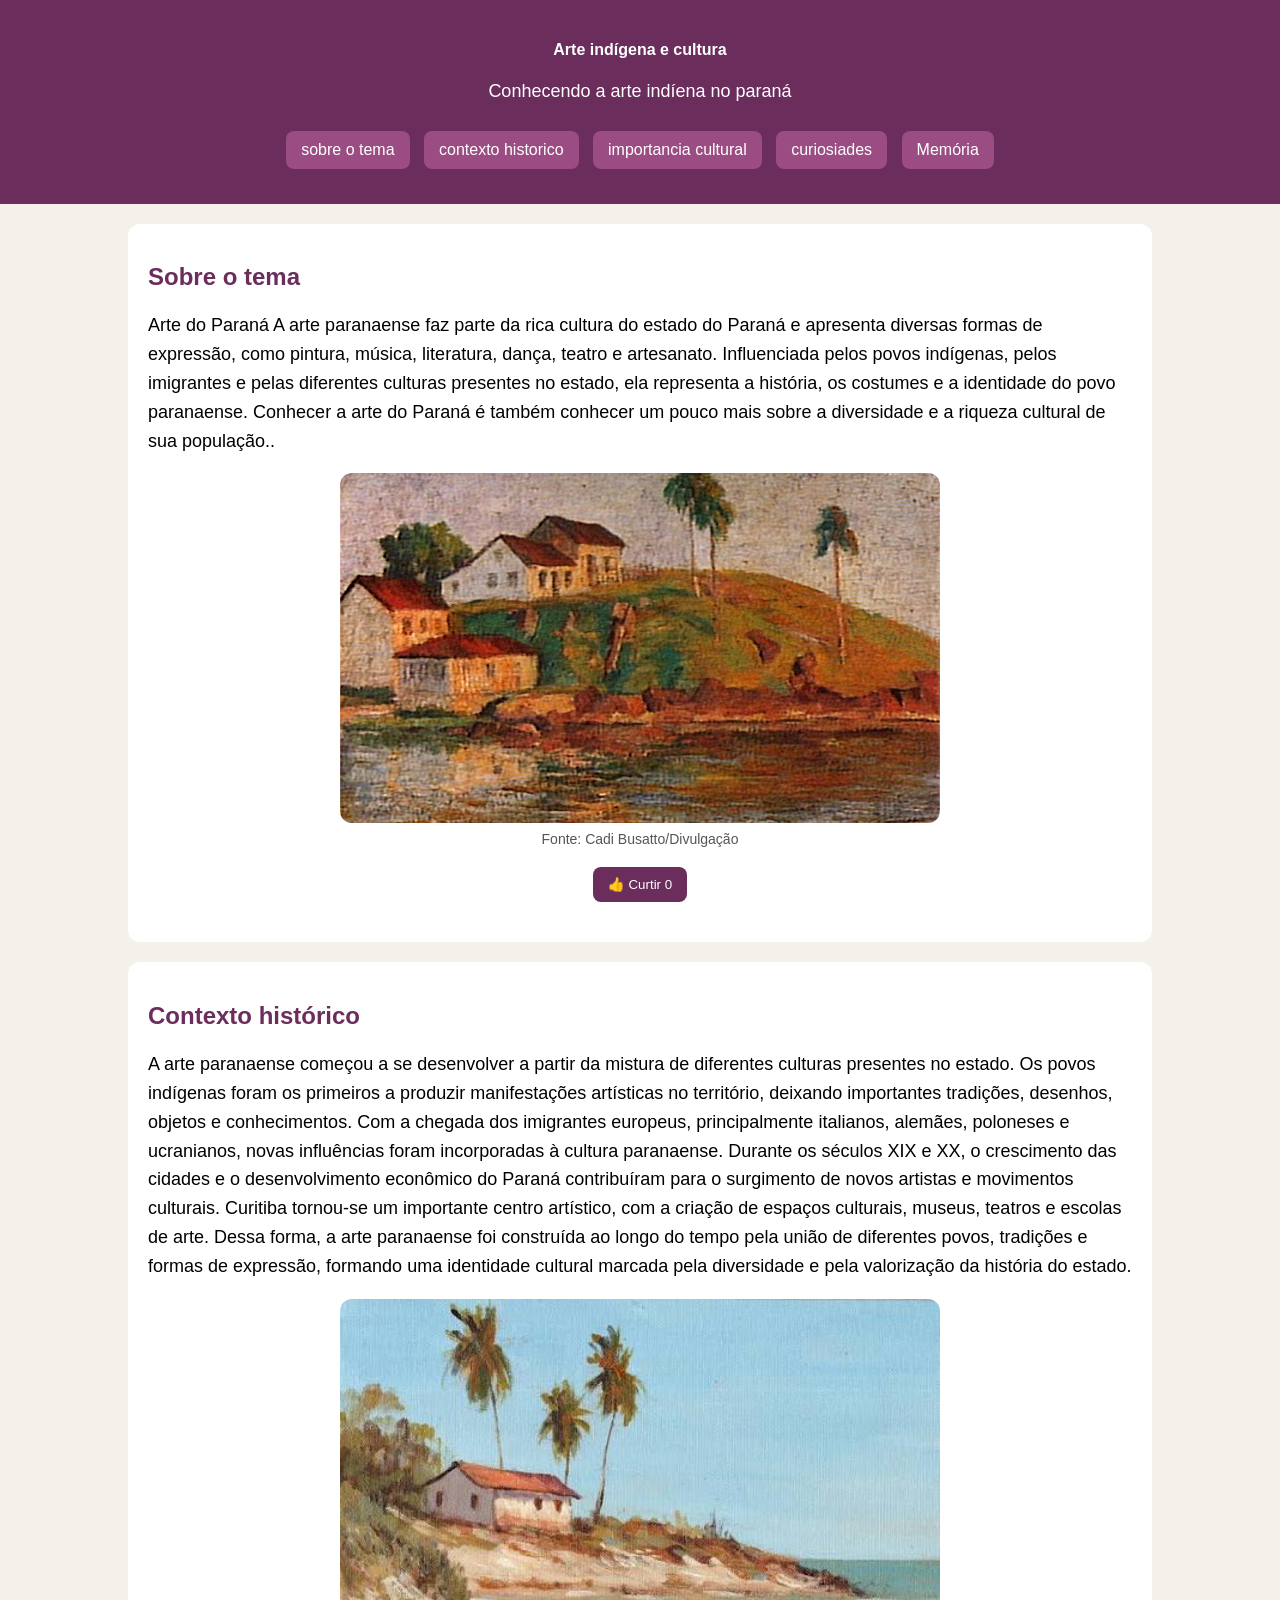
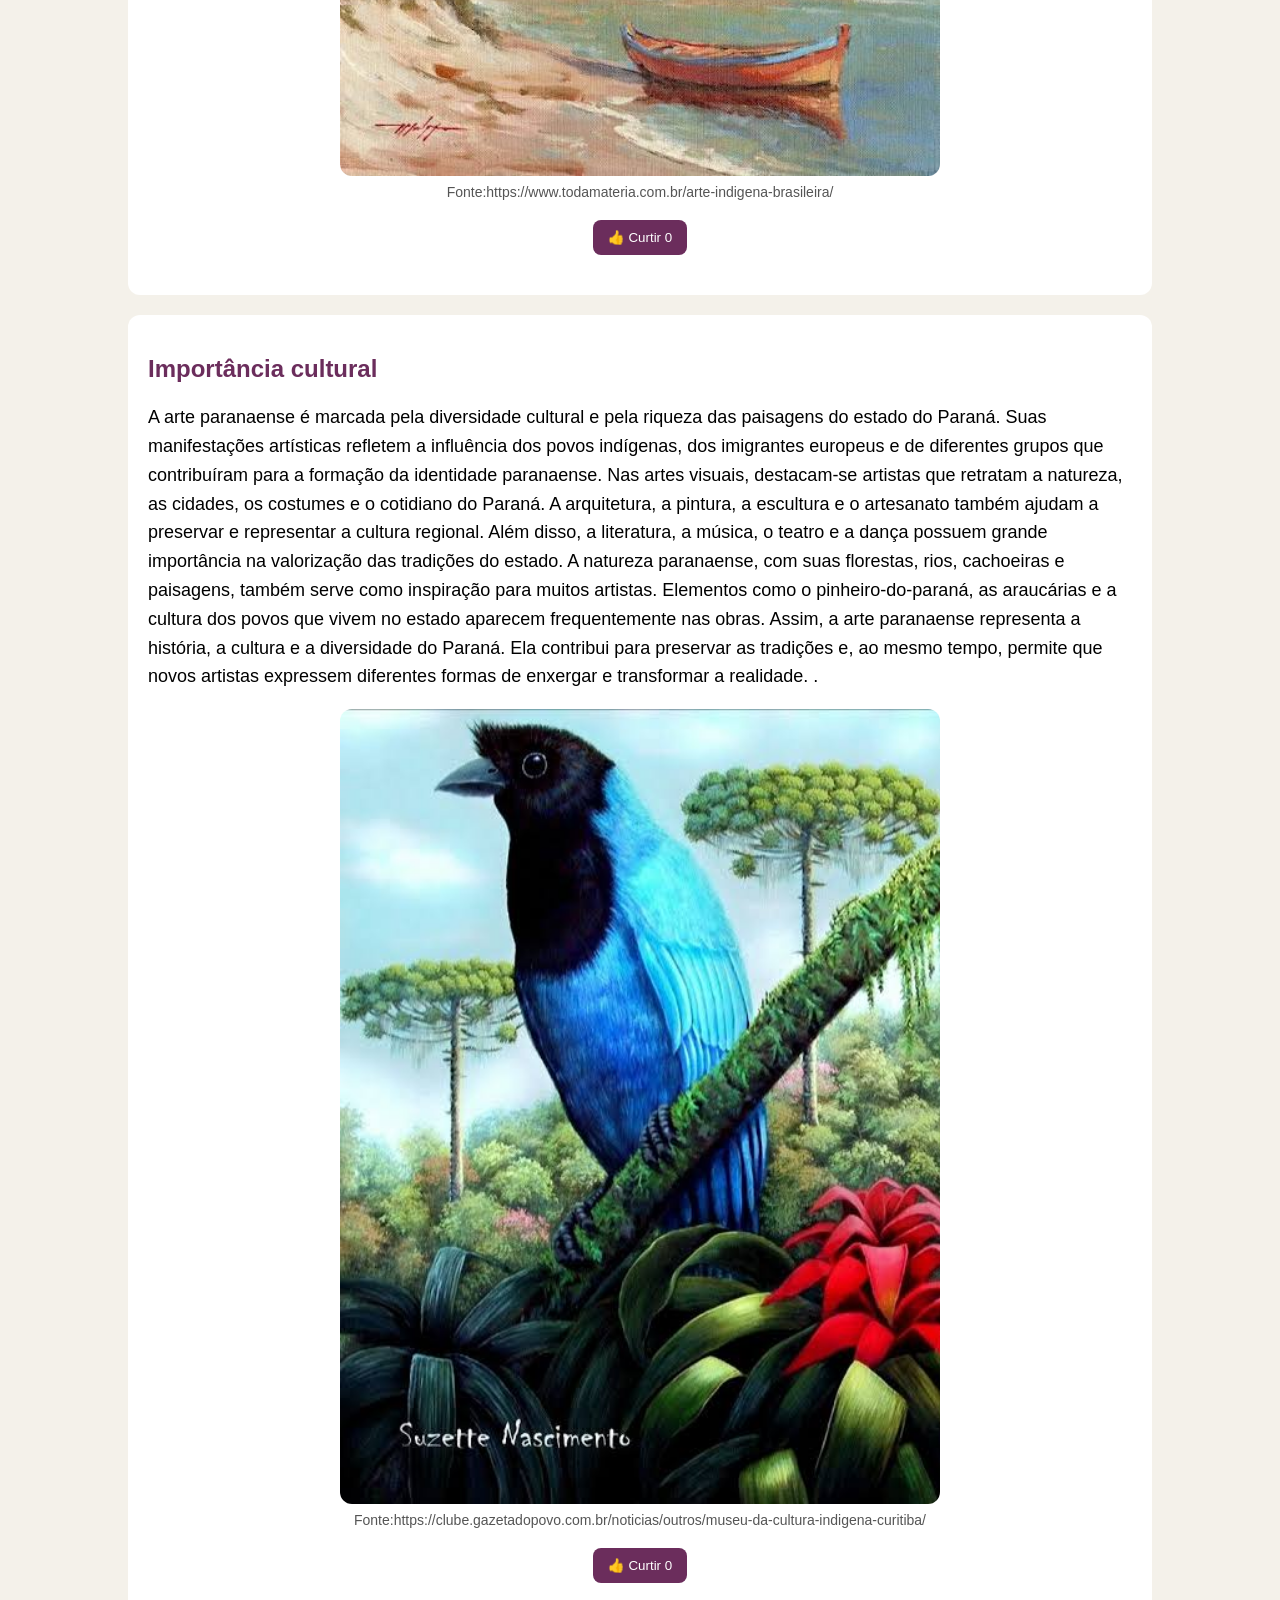
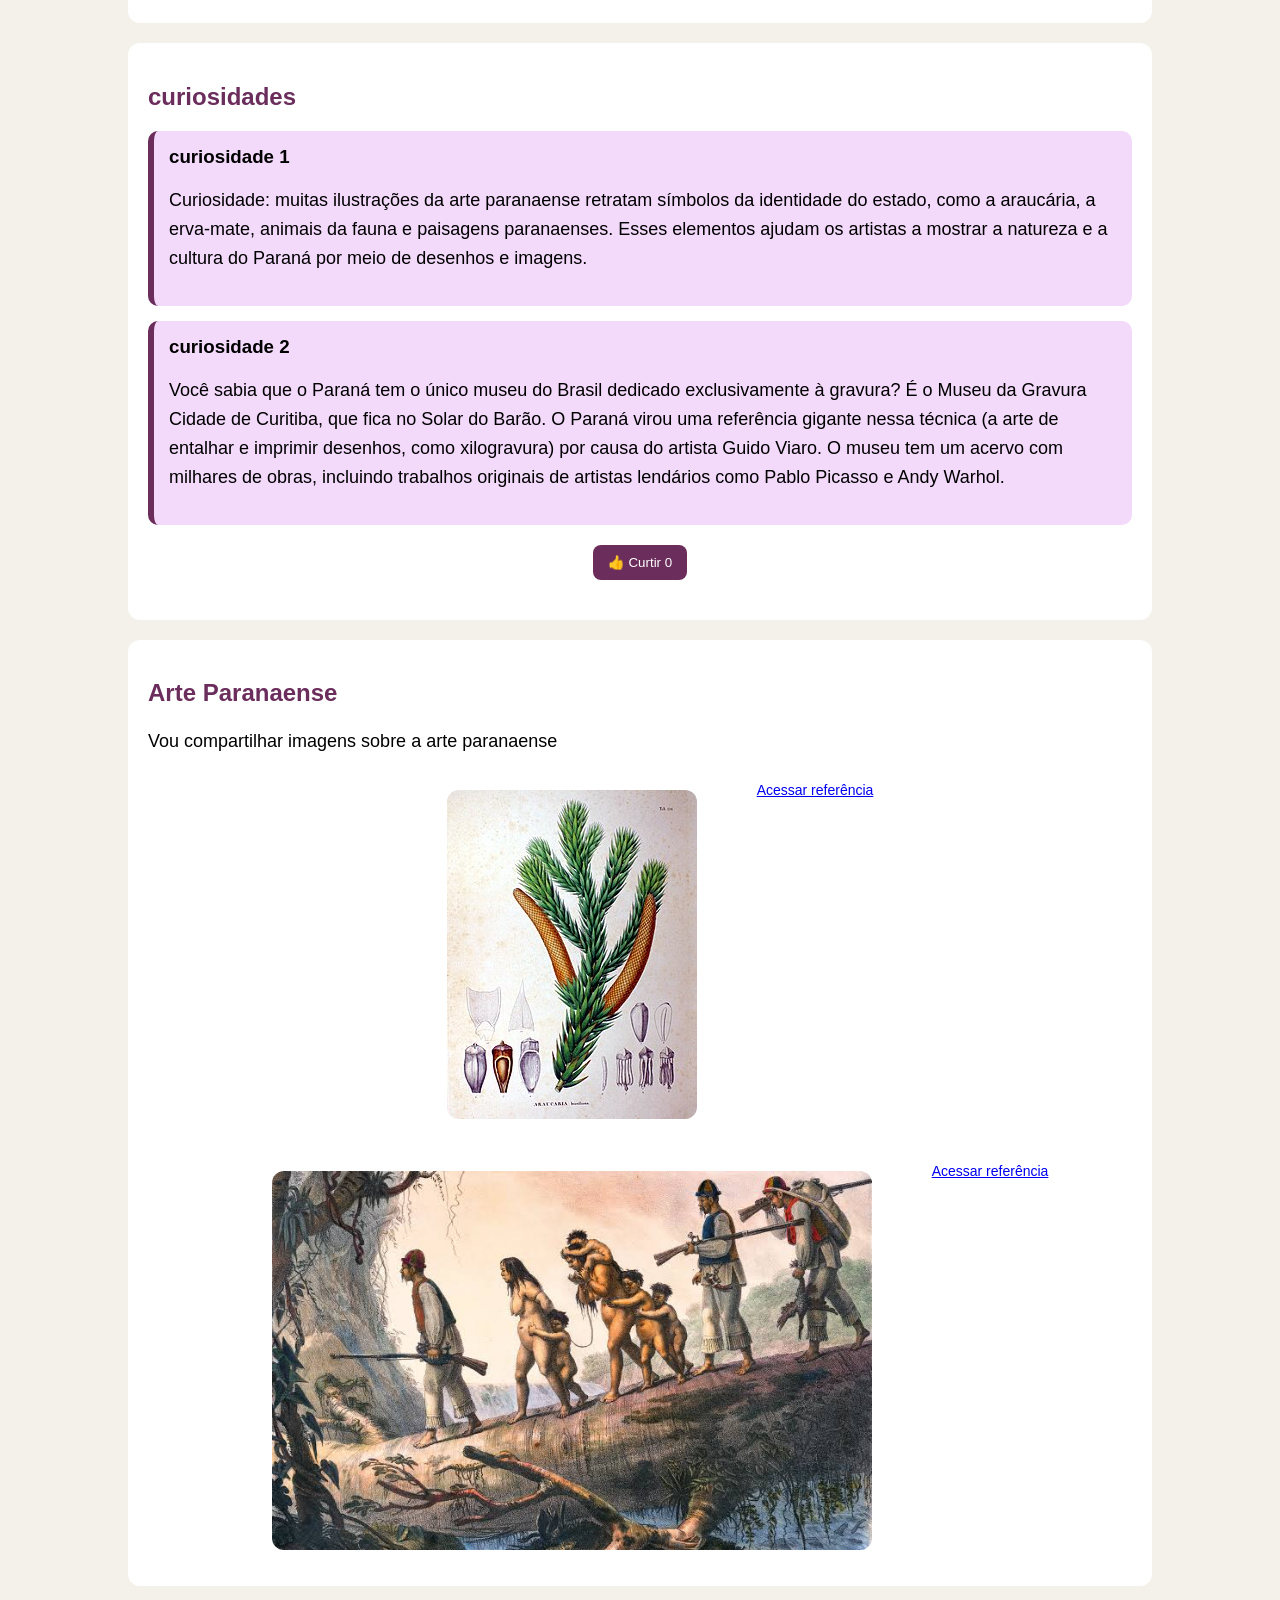
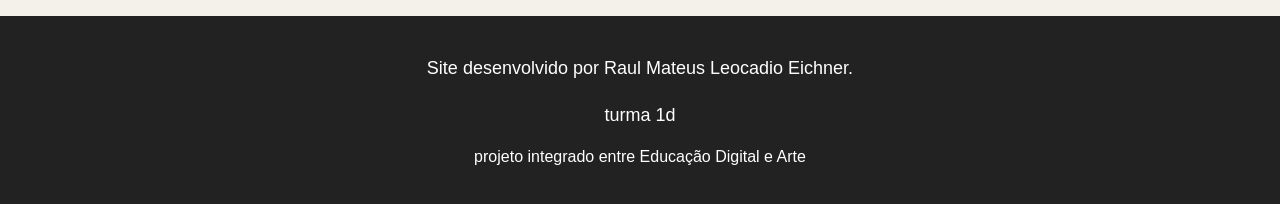
<file: index.html>
<!DOCTYPE html>
<html lang="pt-BR">

<head>
    <meta charset="UTF-8">
    <meta name="viewport" content="width=device-width, initial-scale=1.0">
    <title>Arte e Ed. Digital</title>
    <link rel="stylesheet" href="style.css">
    <script src="script.js" defer></script>
</head>

<body>

    <header>
        <h1>Arte indígena e cultura</h1>
        <p>Conhecendo a arte indíena no paraná </p>
        <nav>
            <a href="#sobre o tema">sobre o tema</a>
            <a href="#contexto historico">contexto historico</a>
            <a href="#importancia cultural">importancia cultural</a>
            <a href="#curiosidades">curiosiades</a>
            <a href="#memoria">Memória</a>
        </nav>
    </header>

    <main>
        <section id="sobre o tema">
            <h2>Sobre o tema</h2>
            <p> Arte do Paraná

                A arte paranaense faz parte da rica cultura do estado do Paraná e apresenta diversas formas de
                expressão, como pintura, música, literatura, dança, teatro e artesanato. Influenciada pelos povos
                indígenas, pelos imigrantes e pelas diferentes culturas presentes no estado, ela representa a história,
                os costumes e a identidade do povo paranaense. Conhecer a arte do Paraná é também conhecer um pouco mais
                sobre a diversidade e a riqueza cultural de sua população..</p>

            <figure>
                <img src="imagem1.png" alt="Essa imagem mostra uma gralha azul pntada a mão">
                <figcaption>
                    Fonte: Cadi Busatto/Divulgação
                </figcaption>

            </figure>
            <button class="curtir">
                👍 Curtir <span>0</span>
            </button>
        </section>

        <section id="contexto historico">
            <h2>Contexto histórico</h2>
            <p>

                A arte paranaense começou a se desenvolver a partir da mistura de diferentes culturas presentes no
                estado. Os povos indígenas foram os primeiros a produzir manifestações artísticas no território,
                deixando importantes tradições, desenhos, objetos e conhecimentos. Com a chegada dos imigrantes
                europeus, principalmente italianos, alemães, poloneses e ucranianos, novas influências foram
                incorporadas à cultura paranaense.

                Durante os séculos XIX e XX, o crescimento das cidades e o desenvolvimento econômico do Paraná
                contribuíram para o surgimento de novos artistas e movimentos culturais. Curitiba tornou-se um
                importante centro artístico, com a criação de espaços culturais, museus, teatros e escolas de arte.

                Dessa forma, a arte paranaense foi construída ao longo do tempo pela união de diferentes povos,
                tradições e formas de expressão, formando uma identidade cultural marcada pela diversidade e pela
                valorização da história do estado.</p>
            <figure>
                <img src="imagem2.jpeg" alt="Esaa imagem mostra uma araucaria">
                <figcaption>
                    Fonte:https://www.todamateria.com.br/arte-indigena-brasileira/
                </figcaption>
            </figure>
            <button class="curtir">
                👍 Curtir <span>0</span>
            </button>
        </section>

        <section id="importancia cultural">
            <h2>Importância cultural</h2>
            <p>

                A arte paranaense é marcada pela diversidade cultural e pela riqueza das paisagens do estado do
                Paraná. Suas manifestações artísticas refletem a influência dos povos indígenas, dos imigrantes
                europeus e de diferentes grupos que contribuíram para a formação da identidade paranaense.

                Nas artes visuais, destacam-se artistas que retratam a natureza, as cidades, os costumes e o
                cotidiano do Paraná. A arquitetura, a pintura, a escultura e o artesanato também ajudam a preservar
                e representar a cultura regional. Além disso, a literatura, a música, o teatro e a dança possuem
                grande importância na valorização das tradições do estado.

                A natureza paranaense, com suas florestas, rios, cachoeiras e paisagens, também serve como
                inspiração para muitos artistas. Elementos como o pinheiro-do-paraná, as araucárias e a cultura dos
                povos que vivem no estado aparecem frequentemente nas obras.

                Assim, a arte paranaense representa a história, a cultura e a diversidade do Paraná. Ela contribui
                para preservar as tradições e, ao mesmo tempo, permite que novos artistas expressem diferentes
                formas de enxergar e transformar a realidade. .</p>
            <figure>
                <img src="imagem3.jpeg" alt="uma imagem den uma gralha aul">
                <figcaption>
                    Fonte:https://clube.gazetadopovo.com.br/noticias/outros/museu-da-cultura-indigena-curitiba/
                </figcaption>
            </figure>
            <button class="curtir">
                👍 Curtir <span>0</span>
            </button>
        </section>

        <section id="curiosidades">
            <h2>curiosidades</h2>
            <div class="card">
                <h3>curiosidade 1</h3>
                <p>Curiosidade: muitas ilustrações da arte paranaense retratam símbolos da identidade do estado,
                    como a araucária, a erva-mate, animais da fauna e paisagens paranaenses. Esses elementos ajudam
                    os artistas a mostrar a natureza e a cultura do Paraná por meio de desenhos e imagens.</p>
            </div>
            <div class="card">
                <h3>curiosidade 2</h3>
                <p>
                    Você sabia que o Paraná tem o único museu do Brasil dedicado exclusivamente à gravura? É o
                    Museu da Gravura Cidade de Curitiba, que fica no Solar do Barão. O Paraná virou uma
                    referência gigante nessa técnica (a arte de entalhar e imprimir desenhos, como xilogravura)
                    por causa do artista Guido Viaro. O museu tem um acervo com milhares de obras, incluindo
                    trabalhos originais de artistas lendários como Pablo Picasso e Andy Warhol.</p>
            </div>

            <button class="curtir">
                👍 Curtir <span>0</span>
            </button>
        </section>
        <section id="memoria">
            <h2>Arte Paranaense</h2>
            <p>Vou compartilhar imagens sobre a arte paranaense</p>
            <div class="galeria">
                <figure>
                    <img src="imagem4.jpg" alt="A IMAGEM REPRESENTA FOLHA DE ARAUCARIA">
                </figure>
                <figcaption>
                    <a href="https://www.facebook.com/cibp2000/posts/dia-nacional-da-arauc%C3%A1ria-araucaria-angustifoliaesp%C3%A9cie-nativa-e-amea%C3%A7ada-de-ext/1003043231825865/"
                    target="_blank" rel="noopener noreferrer">
                    Acessar referência
                </a>
                </figcaption>

                  <figure>
                    <img src="imagem5.jpeg" alt="A IMAGEM REPRESENTA BANDEIRANTES">
                </figure>
                <figcaption>
                    <a href="https://www.facebook.com/BrasilisRegnum/posts/os-bandeirantes-e-a-escravid%C3%A3o-%C3%ADndigena-o-movimento-bandeirantista-surgi-da-nece/869748671803137/"
                    target="_blank" rel="noopener noreferrer">
                    Acessar referência
                </a>
                </figcaption>
                
            </div>
        </section>
    </main>
    <footer>
        <p>Site desenvolvido por Raul Mateus Leocadio Eichner.
        <p>turma 1d
        </p>projeto integrado entre Educação Digital e Arte<p>
    </footer>

</body>

</html>
</file>
<file: style.css>
:root{
    --cor-fundo:#f4f1ea;
    --cor-texto:#222222;
    --cor-principal:#6b2d5c;
    --cor-secundaria:#9b4d83;
    --cor-hover:#c77dff;
    --cor-superficie:#ffffff;
    --cor-card:#f3d9fa;
    --cor-legenda:#555555;
    --cor-clara:white;
    --cor-rodape:#222222;
}
body {
    background-color: var(--cor-fundo);
    color: var(var--cor-texto);
    font-family: Arial, sans-serif;
    margin: 0;
}

header {
    background-color: var(--cor-principal);
    color: var(--cor-clara);
    text-align: center;
    padding: 30px;
}

h1 {
    font-size: var(--cor-principal);
}

h2 {
    color: #6b2d5c;
}

p {
    font-size: 18px;
    line-height: 1.6;
}

nav {
    margin-top: 20px;
}

nav a {
    color: var(--cor-clara);
    text-decoration: none;
    background-color: var(--cor-secundaria);
    padding: 10px 15px;
    border-radius: 8px;
    margin: 5px;
    display: inline-block;
}

nav a:hover {
    background-color: var(--cor-hover);
}

main {
    width: 80%;
    margin: auto;
}

section {
    background-color: var(--cor-superficie);
    margin: 20px 0;
    padding: 20px;
    border-radius: 12px;
}

img {
    width: 100%;
    max-width: 600px;
    display: block;
    margin: auto;
    border-radius: 12px;
}

figcaption {
    text-align: center;
    font-size: 14px;
    color: var(--cor-legenda);
    margin-top: 8px;
}

.card {
    background-color: var(--cor-card);
    padding: 15px;
    margin: 15px 0;
    border-left: 6px solid var(--cor-principal);
    border-radius: 10px;
    flex: 1 1 300px;
}

.card h3 {
    margin-top: 0;
}

footer {
    background-color: var(--cor-rodape);
    color: var(--cor-clara);
    text-align: center;
    padding: 20px;
    margin-top: 30px;
}

button {
    background-color: var(--cor-principal);
    color: var(--cor-clara); 
    border: none;
    padding: 10px 15px;
    border-radius:  8px;
    cursor: pointer;

}

button:hover {
    background-color: var(--cor-hover);

}

.curtir {
    display: block;
    width: fit-content;
    margin: 20px auto ;
}

.galeria{
    display: flex;
    gap: 20px;
    flex-wrap: wrap;
    justify-content: center;
}
</file>
